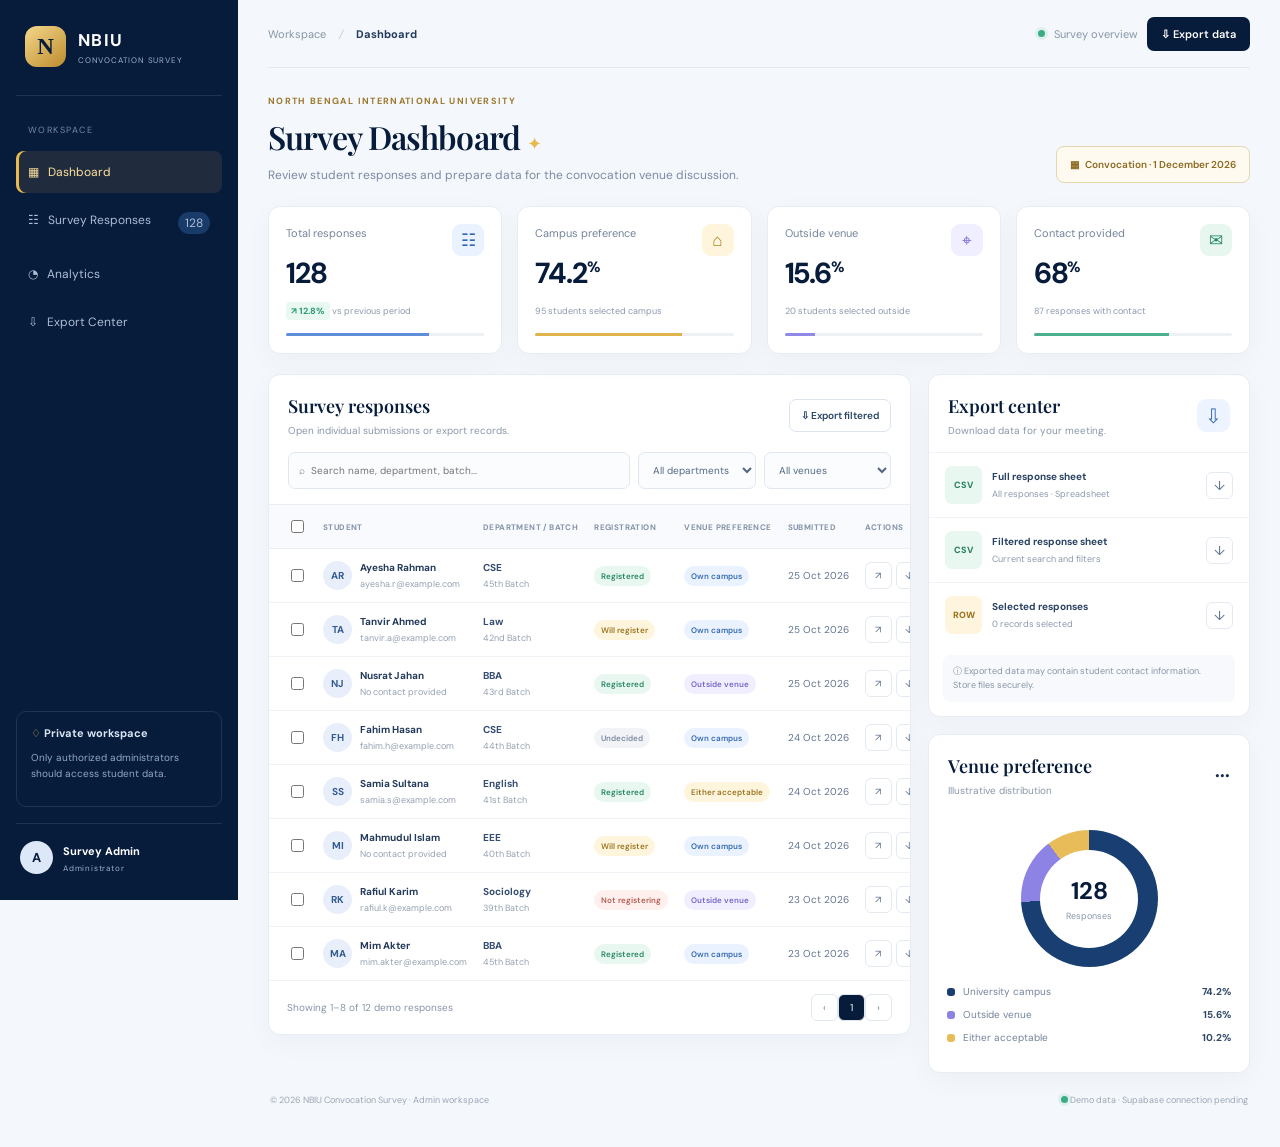
<file: _backup_before_nbiu_patch/index.html>
<!DOCTYPE html>
<html lang="en"><head><meta charset="UTF-8"><meta name="viewport" content="width=device-width,initial-scale=1"><title>NBIU Admin Dashboard</title><link rel="stylesheet" href="admin.css"></head>
<body>
<aside class="sidebar" id="sidebar"><a class="brand"><span class="mark">N</span><span><b>NBIU</b><small>CONVOCATION SURVEY</small></span></a><p class="nav-label">WORKSPACE</p><a class="nav active" href="#dashboard">▦ &nbsp; Dashboard</a><a class="nav" href="#responses">☷ &nbsp; Survey Responses <span class="count">128</span></a><a class="nav" href="#analytics">◔ &nbsp; Analytics</a><a class="nav" href="#exports">⇩ &nbsp; Export Center</a><div class="side-bottom"><div class="secure">♢ <b>Private workspace</b><p>Only authorized administrators should access student data.</p></div><div class="user"><span class="avatar">A</span><span><b>Survey Admin</b><small>Administrator</small></span></div></div></aside>
<main class="main" id="dashboard"><header class="topbar"><button class="menu" id="menu">☰</button><span>Workspace <i>/</i> <b>Dashboard</b></span><div class="top-right"><span class="live"></span> Survey overview <button class="primary" id="exportTop">⇩ Export data</button></div></header>
<section class="page-title"><div><p class="eyebrow">NORTH BENGAL INTERNATIONAL UNIVERSITY</p><h1>Survey Dashboard <em>✦</em></h1><p class="muted">Review student responses and prepare data for the convocation venue discussion.</p></div><div class="date">▦ &nbsp; Convocation · 1 December 2026</div></section>
<section class="stats"><article><label>Total responses</label><span class="ico blue">☷</span><strong id="total">128</strong><small><b class="green">↗ 12.8%</b> vs previous period</small><div class="bar"><i style="width:72%"></i></div></article><article><label>Campus preference</label><span class="ico gold">⌂</span><strong>74.2<sup>%</sup></strong><small>95 students selected campus</small><div class="bar goldbar"><i style="width:74.2%"></i></div></article><article><label>Outside venue</label><span class="ico violet">⌖</span><strong>15.6<sup>%</sup></strong><small>20 students selected outside</small><div class="bar purplebar"><i style="width:15.6%"></i></div></article><article><label>Contact provided</label><span class="ico greenbg">✉</span><strong>68<sup>%</sup></strong><small>87 responses with contact</small><div class="bar greenbar"><i style="width:68%"></i></div></article></section>
<section class="layout"><article class="panel responses" id="responses"><div class="panel-head"><div><h2>Survey responses</h2><p>Open individual submissions or export records.</p></div><button class="outline" id="exportFiltered">⇩ Export filtered</button></div><div class="filters"><input id="search" placeholder="⌕  Search name, department, batch..."><select id="dept"><option value="">All departments</option><option>CSE</option><option>Law</option><option>BBA</option><option>English</option><option>EEE</option><option>Sociology</option></select><select id="venue"><option value="">All venues</option><option value="campus">Own campus</option><option value="outside">Outside venue</option><option value="either">Either acceptable</option></select></div><div class="table-wrap"><table><thead><tr><th><input type="checkbox" id="all"></th><th>STUDENT</th><th>DEPARTMENT / BATCH</th><th>REGISTRATION</th><th>VENUE PREFERENCE</th><th>SUBMITTED</th><th>ACTIONS</th></tr></thead><tbody id="rows"></tbody></table><p class="empty" id="empty" hidden>No matching responses.</p></div><div class="table-foot"><span id="showing">Showing 1–8 of 128 responses</span><div><button id="prev">‹</button><button class="current" id="page">1</button><button id="next">›</button></div></div></article>
<aside class="right"><article class="panel" id="exports"><div class="panel-head"><div><h2>Export center</h2><p>Download data for your meeting.</p></div><span class="export-ico">⇩</span></div><div class="export-row"><span class="file">CSV</span><div><b>Full response sheet</b><small>All responses · Spreadsheet</small></div><button class="download" id="allDownload" title="Download all">↓</button></div><div class="export-row"><span class="file">CSV</span><div><b>Filtered response sheet</b><small>Current search and filters</small></div><button class="download" id="filteredDownload" title="Download filtered">↓</button></div><div class="export-row"><span class="file selectedfile">ROW</span><div><b>Selected responses</b><small><span id="selected">0</span> records selected</small></div><button class="download" id="selectedDownload" title="Download selected">↓</button></div><p class="note">ⓘ Exported data may contain student contact information. Store files securely.</p></article>
<article class="panel" id="analytics"><div class="panel-head"><div><h2>Venue preference</h2><p>Illustrative distribution</p></div><span>•••</span></div><div class="donut"><div><b>128</b><small>Responses</small></div></div><div class="legend"><p><i class="dot campusdot"></i> University campus <b>74.2%</b></p><p><i class="dot outdot"></i> Outside venue <b>15.6%</b></p><p><i class="dot eitherdot"></i> Either acceptable <b>10.2%</b></p></div></article></aside></section>
<footer>© 2026 NBIU Convocation Survey · Admin workspace <span><i class="live"></i> Demo data · Supabase connection pending</span></footer></main>
<div class="backdrop" id="modal" hidden><section class="dialog"><div class="dialog-head"><div><p class="eyebrow">RESPONSE DETAILS</p><h2>Student submission</h2></div><button id="close" class="x">×</button></div><div class="detail-grid" id="detail"></div><div class="dialog-actions"><button class="outline" id="singleModal">⇩ Download this response</button><button class="primary" id="done">Done</button></div></section></div><div class="toast" id="toast"></div><script src="admin.js"></script></body></html>
</file>
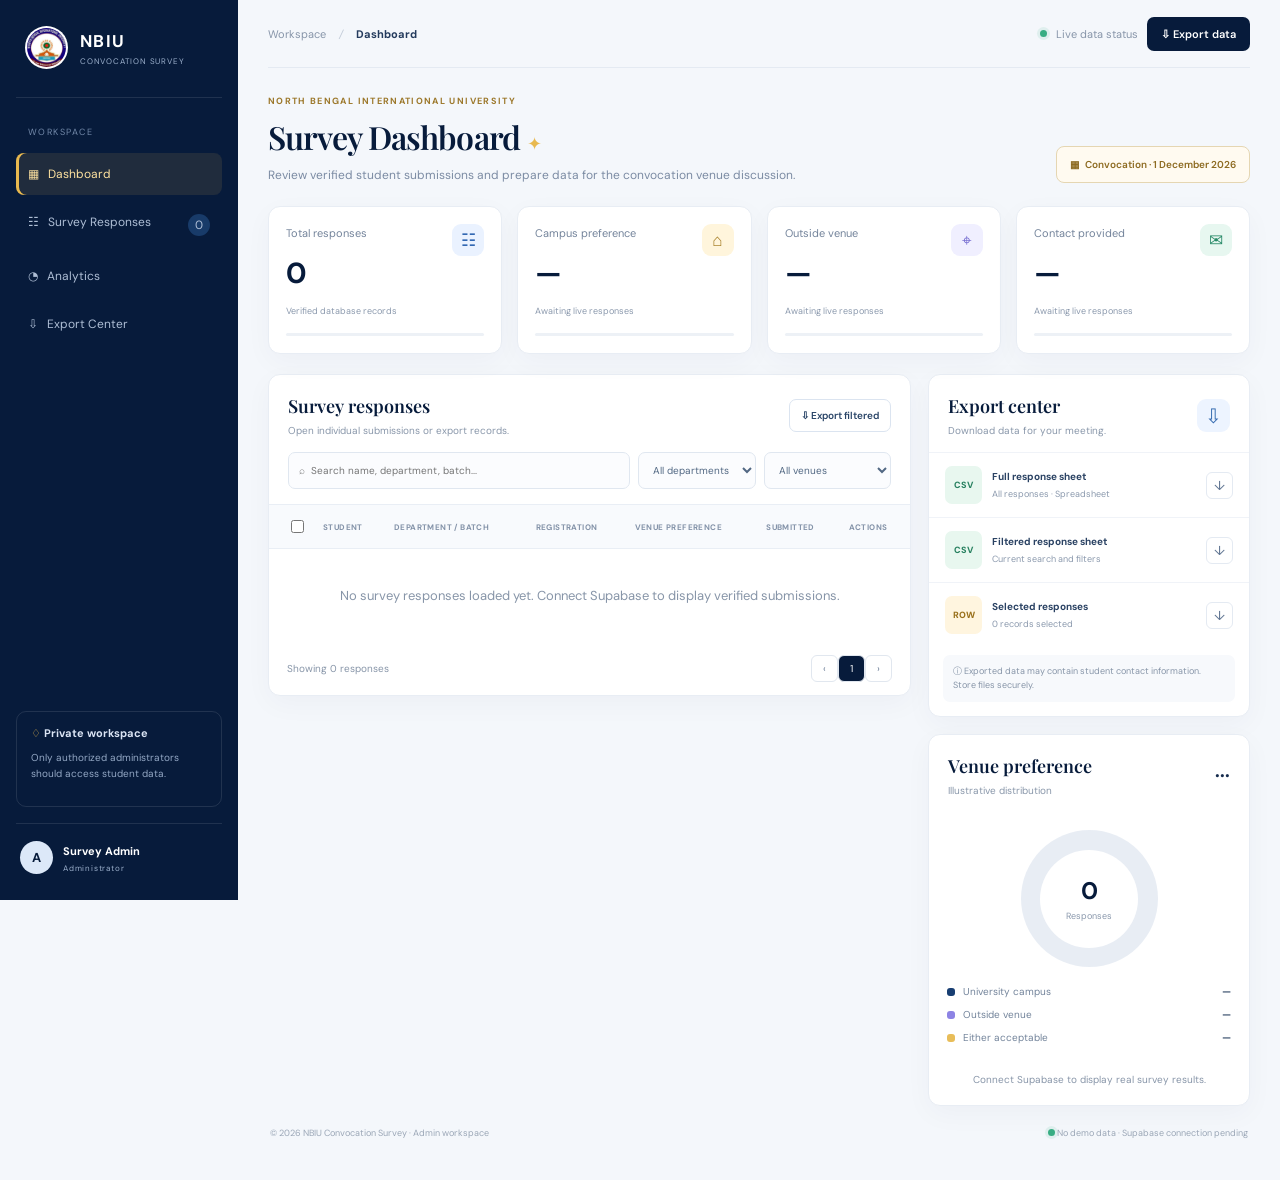
<file: _backup_before_patch/index.html>
<!DOCTYPE html>
<html lang="en"><head><meta charset="UTF-8"><meta name="viewport" content="width=device-width,initial-scale=1"><title>NBIU Admin Dashboard</title><link rel="stylesheet" href="admin.css"></head>
<body>
<aside class="sidebar" id="sidebar"><a class="brand"><img class="brand-logo" src="nbiu-logo.jpg" alt="North Bengal International University logo"><span><b>NBIU</b><small>CONVOCATION SURVEY</small></span></a><p class="nav-label">WORKSPACE</p><a class="nav active" href="#dashboard">▦ &nbsp; Dashboard</a><a class="nav" href="#responses">☷ &nbsp; Survey Responses <span class="count" id="navCount">0</span></a><a class="nav" href="#analytics">◔ &nbsp; Analytics</a><a class="nav" href="#exports">⇩ &nbsp; Export Center</a><div class="side-bottom"><div class="secure">♢ <b>Private workspace</b><p>Only authorized administrators should access student data.</p></div><div class="user"><span class="avatar">A</span><span><b>Survey Admin</b><small>Administrator</small></span></div></div></aside>
<main class="main" id="dashboard"><header class="topbar"><button class="menu" id="menu">☰</button><span>Workspace <i>/</i> <b>Dashboard</b></span><div class="top-right"><span class="live"></span> Live data status <button class="primary" id="exportTop">⇩ Export data</button></div></header>
<section class="page-title"><div><p class="eyebrow">NORTH BENGAL INTERNATIONAL UNIVERSITY</p><h1>Survey Dashboard <em>✦</em></h1><p class="muted">Review verified student submissions and prepare data for the convocation venue discussion.</p></div><div class="date">▦ &nbsp; Convocation · 1 December 2026</div></section>
<section class="stats">
<article><label>Total responses</label><span class="ico blue">☷</span><strong id="statTotal">0</strong><small>Verified database records</small><div class="bar"><i id="barTotal" style="width:0%"></i></div></article>
<article><label>Campus preference</label><span class="ico gold">⌂</span><strong id="statCampus">—</strong><small id="statCampusNote">Awaiting live responses</small><div class="bar goldbar"><i id="barCampus" style="width:0%"></i></div></article>
<article><label>Outside venue</label><span class="ico violet">⌖</span><strong id="statOutside">—</strong><small id="statOutsideNote">Awaiting live responses</small><div class="bar purplebar"><i id="barOutside" style="width:0%"></i></div></article>
<article><label>Contact provided</label><span class="ico greenbg">✉</span><strong id="statContact">—</strong><small id="statContactNote">Awaiting live responses</small><div class="bar greenbar"><i id="barContact" style="width:0%"></i></div></article>
</section>
<section class="layout"><article class="panel responses" id="responses"><div class="panel-head"><div><h2>Survey responses</h2><p>Open individual submissions or export records.</p></div><button class="outline" id="exportFiltered">⇩ Export filtered</button></div><div class="filters"><input id="search" placeholder="⌕  Search name, department, batch..."><select id="dept"><option value="">All departments</option><option>CSE</option><option>Law</option><option>BBA</option><option>English</option><option>EEE</option><option>Sociology</option></select><select id="venue"><option value="">All venues</option><option value="campus">Own campus</option><option value="outside">Outside venue</option><option value="either">Either acceptable</option></select></div><div class="table-wrap"><table><thead><tr><th><input type="checkbox" id="all"></th><th>STUDENT</th><th>DEPARTMENT / BATCH</th><th>REGISTRATION</th><th>VENUE PREFERENCE</th><th>SUBMITTED</th><th>ACTIONS</th></tr></thead><tbody id="rows"></tbody></table><p class="empty" id="empty" hidden>No matching responses.</p></div><div class="table-foot"><span id="showing">Showing 1–8 of 128 responses</span><div><button id="prev">‹</button><button class="current" id="page">1</button><button id="next">›</button></div></div></article>
<aside class="right"><article class="panel" id="exports"><div class="panel-head"><div><h2>Export center</h2><p>Download data for your meeting.</p></div><span class="export-ico">⇩</span></div><div class="export-row"><span class="file">CSV</span><div><b>Full response sheet</b><small>All responses · Spreadsheet</small></div><button class="download" id="allDownload" title="Download all">↓</button></div><div class="export-row"><span class="file">CSV</span><div><b>Filtered response sheet</b><small>Current search and filters</small></div><button class="download" id="filteredDownload" title="Download filtered">↓</button></div><div class="export-row"><span class="file selectedfile">ROW</span><div><b>Selected responses</b><small><span id="selected">0</span> records selected</small></div><button class="download" id="selectedDownload" title="Download selected">↓</button></div><p class="note">ⓘ Exported data may contain student contact information. Store files securely.</p></article>
<article class="panel" id="analytics"><div class="panel-head"><div><h2>Venue preference</h2><p>Illustrative distribution</p></div><span>•••</span></div><div class="donut donut-empty"><div><b id="chartTotal">0</b><small>Responses</small></div></div><div class="legend"><p><i class="dot campusdot"></i> University campus <b id="legendCampus">—</b></p><p><i class="dot outdot"></i> Outside venue <b id="legendOutside">—</b></p><p><i class="dot eitherdot"></i> Either acceptable <b id="legendEither">—</b></p></div><p class="chart-note" id="chartNote">Connect Supabase to display real survey results.</p></article></aside></section>
<footer>© 2026 NBIU Convocation Survey · Admin workspace <span><i class="live"></i> No demo data · Supabase connection pending</span></footer></main>
<div class="backdrop" id="modal" hidden><section class="dialog"><div class="dialog-head"><div><p class="eyebrow">RESPONSE DETAILS</p><h2>Student submission</h2></div><button id="close" class="x">×</button></div><div class="detail-grid" id="detail"></div><div class="dialog-actions"><button class="outline" id="singleModal">⇩ Download this response</button><button class="primary" id="done">Done</button></div></section></div><div class="toast" id="toast"></div><script src="admin.js"></script></body></html>
</file>
<file: _backup_before_nbiu_patch/admin.css>
@import url('https://fonts.googleapis.com/css2?family=DM+Sans:wght@400;500;600;700&family=Playfair+Display:wght@500;600;700&display=swap');
:root{--navy:#071b3b;--navy2:#0b2d5c;--gold:#e8b94f;--ink:#152b4d;--muted:#7b8ba3;--line:#e4eaf2;--bg:#f4f7fb}*{box-sizing:border-box}body{margin:0;background:var(--bg);color:var(--ink);font:13px 'DM Sans',sans-serif}button,input,select{font:inherit}button{cursor:pointer}.sidebar{position:fixed;inset:0 auto 0 0;width:238px;background:var(--navy);color:#dbe5f5;padding:26px 16px;display:flex;flex-direction:column;z-index:5}.brand{display:flex;gap:12px;align-items:center;padding:0 9px 28px;border-bottom:1px solid #ffffff1a}.mark{width:41px;height:41px;border-radius:12px;background:linear-gradient(140deg,#f4d78b,#bd8c2e);display:grid;place-items:center;color:#071b3b;font:700 23px Georgia}.brand b{display:block;color:white;font-size:17px;letter-spacing:.08em}.brand small,.user small{display:block;color:#9cb0cc;font-size:8px;letter-spacing:.1em;margin-top:4px}.nav-label{font-size:9px;letter-spacing:.16em;color:#7389a9;margin:28px 12px 12px}.nav{padding:13px 12px;border-radius:8px;color:#aebed5;text-decoration:none;font-size:12px;margin:3px 0}.nav.active,.nav:hover{background:#e8b94f1c;color:#ffe3a0;box-shadow:inset 3px 0 var(--gold)}.count{float:right;background:#183b69;padding:3px 7px;border-radius:20px}.side-bottom{margin-top:auto}.secure{padding:14px;border:1px solid #ffffff1b;border-radius:10px;font-size:11px}.secure:first-letter{color:var(--gold)}.secure p{font-size:10px;color:#94a8c5;line-height:1.6}.user{border-top:1px solid #ffffff1a;margin-top:16px;padding:17px 4px 0;display:flex;align-items:center;gap:10px}.avatar{width:33px;height:33px;border-radius:50%;background:#dce8f8;color:var(--navy);display:grid;place-items:center;font-weight:700}.user b{font-size:11px;color:white}.main{margin-left:238px;padding:0 30px 20px;max-width:1700px}.topbar{height:68px;border-bottom:1px solid var(--line);display:flex;align-items:center;justify-content:space-between;color:#8795a9;font-size:11px}.topbar i{padding:0 10px;color:#c1cad7}.topbar b{color:#243b5d}.top-right{display:flex;align-items:center;gap:9px}.live{display:inline-block;width:7px;height:7px;border-radius:50%;background:#38ad83;box-shadow:0 0 0 3px #38ad831c}.primary{background:var(--navy);color:white;border:0;border-radius:7px;padding:10px 14px;font-size:11px;font-weight:600}.primary:hover{background:#16447d}.menu{display:none}.page-title{display:flex;justify-content:space-between;align-items:flex-end;padding:27px 0 23px;gap:18px}.eyebrow{font-size:9px;letter-spacing:.15em;color:#9c782b;font-weight:700;margin:0 0 8px}.page-title h1{font:600 32px 'Playfair Display',serif;color:var(--navy);margin:0;letter-spacing:-.03em}.page-title h1 em{font:18px sans-serif;color:var(--gold)}.muted{color:var(--muted);font-size:12px;margin:9px 0 0}.date{white-space:nowrap;border:1px solid #e5d6b2;background:#fffaf0;color:#8d6a20;padding:11px 13px;border-radius:8px;font-size:10px;font-weight:600}.stats{display:grid;grid-template-columns:repeat(4,minmax(0,1fr));gap:15px;margin-bottom:20px}.stats article,.panel{background:white;border:1px solid #e8edf4;border-radius:12px;box-shadow:0 8px 28px #122a4e09}.stats article{padding:17px;position:relative;min-width:0}.stats label{font-size:11px;color:#74849b}.ico{float:right;width:32px;height:32px;border-radius:9px;display:grid;place-items:center;font-size:17px}.blue{background:#eaf2ff;color:#3268b3}.gold{background:#fff5dc;color:#a47b21}.violet{background:#f0efff;color:#736bd0}.greenbg{background:#e7f7f0;color:#278967}.stats strong{display:block;font-size:29px;color:var(--navy);margin:13px 0 9px;letter-spacing:-.04em}.stats sup{font-size:15px}.stats small{font-size:9px;color:#8b99ad}.green{color:#2c9a74;background:#e9f8f1;padding:3px 5px;border-radius:4px}.bar{height:3px;background:#edf1f6;margin-top:15px;border-radius:3px;overflow:hidden}.bar i{display:block;height:100%;background:#5e8ed7}.goldbar i{background:#dfb44c}.purplebar i{background:#9189e8}.greenbar i{background:#4bb18d}.layout{display:grid;grid-template-columns:minmax(0,1.7fr) minmax(280px,.85fr);gap:17px;align-items:start}.panel{overflow:hidden;min-width:0}.panel-head{display:flex;justify-content:space-between;align-items:center;gap:12px;padding:19px 19px 15px}.panel-head h2,.dialog h2{font:600 18px 'Playfair Display',serif;color:var(--navy);margin:0}.panel-head p{font-size:10px;color:#8997aa;margin:6px 0 0}.outline{background:white;border:1px solid #dbe4f0;color:#294467;border-radius:7px;padding:9px 11px;font-size:10px;font-weight:600;white-space:nowrap}.outline:hover{border-color:#c49a3c}.filters{display:flex;gap:8px;padding:0 19px 15px}.filters input,.filters select{border:1px solid #e0e7f0;background:#fbfcfe;border-radius:7px;padding:10px;color:#526883;font-size:10px;min-width:0}.filters input{flex:1;width:100%}.filters select{max-width:140px}table{border-collapse:collapse;width:100%;white-space:nowrap}thead{background:#f8fafd}th{font-size:8px;letter-spacing:.05em;color:#8392a8;text-align:left;padding:12px 8px;border-block:1px solid #e9eef5}td{padding:12px 8px;border-bottom:1px solid #f0f3f8;color:#61738e;font-size:10px}th:first-child,td:first-child{padding-left:18px;width:30px}input[type=checkbox]{accent-color:#173d70}.table-wrap{overflow-x:auto}tbody tr:hover{background:#fbfcff}.student{display:flex;align-items:center;gap:8px}.student-avatar{width:29px;height:29px;border-radius:50%;display:grid;place-items:center;background:#e8effa;color:#315b91;font-weight:700}.student b{display:block;color:#243b5c;font-size:10px}.student small,.batch{display:block;color:#94a0b1;font-size:9px;margin-top:4px}.dept-name{font-weight:700;color:#344d70}.pill{display:inline-block;border-radius:20px;padding:5px 7px;font-size:8px;font-weight:600}.registered{background:#e8f7f0;color:#288763}.will{background:#fff5dc;color:#9b7423}.undecided{background:#f1f3f7;color:#7c8ba1}.no{background:#fff0ee;color:#b45c51}.campus{background:#eaf2ff;color:#356bb0}.outside{background:#f1efff;color:#7467c8}.either{background:#fff5dc;color:#9b7423}.actions{display:flex;gap:4px}.iconbtn,.download{width:27px;height:27px;border:1px solid #e4eaf2;border-radius:6px;background:white;color:#607592;display:grid;place-items:center}.iconbtn:hover,.download:hover{background:var(--navy);color:white}.table-foot{display:flex;justify-content:space-between;align-items:center;padding:13px 18px;color:#8795a8;font-size:10px}.table-foot button{min-width:27px;height:27px;border:1px solid #e1e7ef;background:white;border-radius:6px;color:#647792}.table-foot .current{background:var(--navy);color:white}.empty{text-align:center;color:#8795a8;padding:25px}.right{display:grid;gap:17px}.export-ico{width:33px;height:33px;border-radius:9px;background:#edf4ff;color:#356bb0;display:grid;place-items:center;font-size:20px}.export-row{display:flex;align-items:center;gap:10px;padding:13px 16px;border-top:1px solid #f0f3f8}.file{width:37px;height:38px;border-radius:7px;background:#e8f7ef;color:#27805f;display:grid;place-items:center;font-size:9px;font-weight:800}.selectedfile{background:#fff5df;color:#99701b}.export-row div{flex:1;min-width:0}.export-row b{display:block;font-size:10px;color:#2a4263}.export-row small{display:block;font-size:9px;color:#8b99ad;margin-top:5px}.note{margin:8px 14px 14px;padding:10px;background:#f7f9fc;border-radius:7px;color:#8795a8;font-size:9px;line-height:1.5}.donut{width:137px;height:137px;border-radius:50%;margin:18px auto;background:conic-gradient(#183e72 0 74.2%,#8d83e4 74.2% 89.8%,#e8bd59 89.8%);display:grid;place-items:center;position:relative}.donut:before{content:'';position:absolute;width:98px;height:98px;background:white;border-radius:50%}.donut div{position:relative;text-align:center}.donut b{display:block;font-size:24px;color:var(--navy)}.donut small{font-size:9px;color:#8a98ac}.legend{padding:0 18px 18px}.legend p{display:flex;align-items:center;gap:8px;font-size:10px;color:#72839a}.legend b{margin-left:auto;color:#304867}.dot{width:8px;height:8px;border-radius:3px;display:inline-block}.campusdot{background:#183e72}.outdot{background:#8d83e4}.eitherdot{background:#e8bd59}footer{display:flex;justify-content:space-between;gap:12px;color:#9aa6b6;font-size:9px;padding:21px 2px}.backdrop{position:fixed;inset:0;background:#04112799;z-index:20;display:grid;place-items:center;padding:20px;backdrop-filter:blur(4px)}.backdrop[hidden]{display:none}.dialog{width:min(600px,100%);max-height:90vh;overflow:auto;background:white;border-radius:14px;padding:24px;box-shadow:0 25px 80px #0003}.dialog-head{display:flex;justify-content:space-between;border-bottom:1px solid var(--line);padding-bottom:17px}.dialog h2{font-size:24px}.x{width:32px;height:32px;border:0;background:#f1f4f8;border-radius:8px;font-size:22px;color:#506582}.detail-grid{display:grid;grid-template-columns:1fr 1fr;gap:18px;padding:22px 0}.detail-item label{display:block;color:#8b99ad;font-size:9px;text-transform:uppercase;letter-spacing:.08em;margin-bottom:6px}.detail-item p{margin:0;color:#253e61;font-size:12px;overflow-wrap:anywhere}.detail-item.full{grid-column:1/-1}.dialog-actions{display:flex;justify-content:flex-end;gap:9px;border-top:1px solid var(--line);padding-top:17px}.toast{position:fixed;bottom:22px;right:22px;background:var(--navy);color:white;padding:13px 17px;border-radius:8px;z-index:50;font-size:11px;opacity:0;transform:translateY(8px);transition:.2s;pointer-events:none}.toast.show{opacity:1;transform:translateY(0)}
@media(max-width:1200px){.main{padding-inline:20px}.stats{grid-template-columns:repeat(2,1fr)}.layout{grid-template-columns:1fr}.right{grid-template-columns:1fr 1fr}}
@media(max-width:800px){.sidebar{transform:translateX(-100%);transition:.2s}.sidebar.open{transform:translateX(0);box-shadow:10px 0 30px #0003}.main{margin-left:0;padding-inline:16px}.menu{display:block;border:0;background:none;font-size:20px;color:var(--navy)}.topbar{justify-content:flex-start;gap:12px}.top-right{margin-left:auto}.page-title{align-items:flex-start;flex-direction:column}.right{grid-template-columns:1fr}}
@media(max-width:560px){.main{padding-inline:10px}.topbar{height:60px}.top-right{font-size:0}.primary{font-size:10px;padding:9px}.page-title h1{font-size:27px}.date{font-size:9px}.stats{gap:8px}.stats article{padding:12px}.stats strong{font-size:25px}.stats small{line-height:1.5}.panel-head{padding:15px 12px}.filters{padding:0 12px 12px;flex-wrap:wrap}.filters input{flex-basis:100%}.filters select{flex:1;max-width:none}table{min-width:780px}.table-foot{padding:12px}.detail-grid{grid-template-columns:1fr}.detail-item.full{grid-column:auto}.dialog{padding:17px}.dialog-actions{flex-direction:column-reverse}.dialog-actions button{width:100%}footer{flex-direction:column;line-height:1.5}}
</file>
<file: _backup_before_patch/admin.css>
@import url('https://fonts.googleapis.com/css2?family=DM+Sans:wght@400;500;600;700&family=Playfair+Display:wght@500;600;700&display=swap');
:root{--navy:#071b3b;--navy2:#0b2d5c;--gold:#e8b94f;--ink:#152b4d;--muted:#7b8ba3;--line:#e4eaf2;--bg:#f4f7fb}*{box-sizing:border-box}body{margin:0;background:var(--bg);color:var(--ink);font:13px 'DM Sans',sans-serif}button,input,select{font:inherit}button{cursor:pointer}.sidebar{position:fixed;inset:0 auto 0 0;width:238px;background:var(--navy);color:#dbe5f5;padding:26px 16px;display:flex;flex-direction:column;z-index:5}.brand{display:flex;gap:12px;align-items:center;padding:0 9px 28px;border-bottom:1px solid #ffffff1a}.mark{width:41px;height:41px;border-radius:12px;background:linear-gradient(140deg,#f4d78b,#bd8c2e);display:grid;place-items:center;color:#071b3b;font:700 23px Georgia}.brand b{display:block;color:white;font-size:17px;letter-spacing:.08em}.brand small,.user small{display:block;color:#9cb0cc;font-size:8px;letter-spacing:.1em;margin-top:4px}.nav-label{font-size:9px;letter-spacing:.16em;color:#7389a9;margin:28px 12px 12px}.nav{padding:13px 12px;border-radius:8px;color:#aebed5;text-decoration:none;font-size:12px;margin:3px 0}.nav.active,.nav:hover{background:#e8b94f1c;color:#ffe3a0;box-shadow:inset 3px 0 var(--gold)}.count{float:right;background:#183b69;padding:3px 7px;border-radius:20px}.side-bottom{margin-top:auto}.secure{padding:14px;border:1px solid #ffffff1b;border-radius:10px;font-size:11px}.secure:first-letter{color:var(--gold)}.secure p{font-size:10px;color:#94a8c5;line-height:1.6}.user{border-top:1px solid #ffffff1a;margin-top:16px;padding:17px 4px 0;display:flex;align-items:center;gap:10px}.avatar{width:33px;height:33px;border-radius:50%;background:#dce8f8;color:var(--navy);display:grid;place-items:center;font-weight:700}.user b{font-size:11px;color:white}.main{margin-left:238px;padding:0 30px 20px;max-width:1700px}.topbar{height:68px;border-bottom:1px solid var(--line);display:flex;align-items:center;justify-content:space-between;color:#8795a9;font-size:11px}.topbar i{padding:0 10px;color:#c1cad7}.topbar b{color:#243b5d}.top-right{display:flex;align-items:center;gap:9px}.live{display:inline-block;width:7px;height:7px;border-radius:50%;background:#38ad83;box-shadow:0 0 0 3px #38ad831c}.primary{background:var(--navy);color:white;border:0;border-radius:7px;padding:10px 14px;font-size:11px;font-weight:600}.primary:hover{background:#16447d}.menu{display:none}.page-title{display:flex;justify-content:space-between;align-items:flex-end;padding:27px 0 23px;gap:18px}.eyebrow{font-size:9px;letter-spacing:.15em;color:#9c782b;font-weight:700;margin:0 0 8px}.page-title h1{font:600 32px 'Playfair Display',serif;color:var(--navy);margin:0;letter-spacing:-.03em}.page-title h1 em{font:18px sans-serif;color:var(--gold)}.muted{color:var(--muted);font-size:12px;margin:9px 0 0}.date{white-space:nowrap;border:1px solid #e5d6b2;background:#fffaf0;color:#8d6a20;padding:11px 13px;border-radius:8px;font-size:10px;font-weight:600}.stats{display:grid;grid-template-columns:repeat(4,minmax(0,1fr));gap:15px;margin-bottom:20px}.stats article,.panel{background:white;border:1px solid #e8edf4;border-radius:12px;box-shadow:0 8px 28px #122a4e09}.stats article{padding:17px;position:relative;min-width:0}.stats label{font-size:11px;color:#74849b}.ico{float:right;width:32px;height:32px;border-radius:9px;display:grid;place-items:center;font-size:17px}.blue{background:#eaf2ff;color:#3268b3}.gold{background:#fff5dc;color:#a47b21}.violet{background:#f0efff;color:#736bd0}.greenbg{background:#e7f7f0;color:#278967}.stats strong{display:block;font-size:29px;color:var(--navy);margin:13px 0 9px;letter-spacing:-.04em}.stats sup{font-size:15px}.stats small{font-size:9px;color:#8b99ad}.green{color:#2c9a74;background:#e9f8f1;padding:3px 5px;border-radius:4px}.bar{height:3px;background:#edf1f6;margin-top:15px;border-radius:3px;overflow:hidden}.bar i{display:block;height:100%;background:#5e8ed7}.goldbar i{background:#dfb44c}.purplebar i{background:#9189e8}.greenbar i{background:#4bb18d}.layout{display:grid;grid-template-columns:minmax(0,1.7fr) minmax(280px,.85fr);gap:17px;align-items:start}.panel{overflow:hidden;min-width:0}.panel-head{display:flex;justify-content:space-between;align-items:center;gap:12px;padding:19px 19px 15px}.panel-head h2,.dialog h2{font:600 18px 'Playfair Display',serif;color:var(--navy);margin:0}.panel-head p{font-size:10px;color:#8997aa;margin:6px 0 0}.outline{background:white;border:1px solid #dbe4f0;color:#294467;border-radius:7px;padding:9px 11px;font-size:10px;font-weight:600;white-space:nowrap}.outline:hover{border-color:#c49a3c}.filters{display:flex;gap:8px;padding:0 19px 15px}.filters input,.filters select{border:1px solid #e0e7f0;background:#fbfcfe;border-radius:7px;padding:10px;color:#526883;font-size:10px;min-width:0}.filters input{flex:1;width:100%}.filters select{max-width:140px}table{border-collapse:collapse;width:100%;white-space:nowrap}thead{background:#f8fafd}th{font-size:8px;letter-spacing:.05em;color:#8392a8;text-align:left;padding:12px 8px;border-block:1px solid #e9eef5}td{padding:12px 8px;border-bottom:1px solid #f0f3f8;color:#61738e;font-size:10px}th:first-child,td:first-child{padding-left:18px;width:30px}input[type=checkbox]{accent-color:#173d70}.table-wrap{overflow-x:auto}tbody tr:hover{background:#fbfcff}.student{display:flex;align-items:center;gap:8px}.student-avatar{width:29px;height:29px;border-radius:50%;display:grid;place-items:center;background:#e8effa;color:#315b91;font-weight:700}.student b{display:block;color:#243b5c;font-size:10px}.student small,.batch{display:block;color:#94a0b1;font-size:9px;margin-top:4px}.dept-name{font-weight:700;color:#344d70}.pill{display:inline-block;border-radius:20px;padding:5px 7px;font-size:8px;font-weight:600}.registered{background:#e8f7f0;color:#288763}.will{background:#fff5dc;color:#9b7423}.undecided{background:#f1f3f7;color:#7c8ba1}.no{background:#fff0ee;color:#b45c51}.campus{background:#eaf2ff;color:#356bb0}.outside{background:#f1efff;color:#7467c8}.either{background:#fff5dc;color:#9b7423}.actions{display:flex;gap:4px}.iconbtn,.download{width:27px;height:27px;border:1px solid #e4eaf2;border-radius:6px;background:white;color:#607592;display:grid;place-items:center}.iconbtn:hover,.download:hover{background:var(--navy);color:white}.table-foot{display:flex;justify-content:space-between;align-items:center;padding:13px 18px;color:#8795a8;font-size:10px}.table-foot button{min-width:27px;height:27px;border:1px solid #e1e7ef;background:white;border-radius:6px;color:#647792}.table-foot .current{background:var(--navy);color:white}.empty{text-align:center;color:#8795a8;padding:25px}.right{display:grid;gap:17px}.export-ico{width:33px;height:33px;border-radius:9px;background:#edf4ff;color:#356bb0;display:grid;place-items:center;font-size:20px}.export-row{display:flex;align-items:center;gap:10px;padding:13px 16px;border-top:1px solid #f0f3f8}.file{width:37px;height:38px;border-radius:7px;background:#e8f7ef;color:#27805f;display:grid;place-items:center;font-size:9px;font-weight:800}.selectedfile{background:#fff5df;color:#99701b}.export-row div{flex:1;min-width:0}.export-row b{display:block;font-size:10px;color:#2a4263}.export-row small{display:block;font-size:9px;color:#8b99ad;margin-top:5px}.note{margin:8px 14px 14px;padding:10px;background:#f7f9fc;border-radius:7px;color:#8795a8;font-size:9px;line-height:1.5}.donut{width:137px;height:137px;border-radius:50%;margin:18px auto;background:conic-gradient(#183e72 0 74.2%,#8d83e4 74.2% 89.8%,#e8bd59 89.8%);display:grid;place-items:center;position:relative}.donut:before{content:'';position:absolute;width:98px;height:98px;background:white;border-radius:50%}.donut div{position:relative;text-align:center}.donut b{display:block;font-size:24px;color:var(--navy)}.donut small{font-size:9px;color:#8a98ac}.legend{padding:0 18px 18px}.legend p{display:flex;align-items:center;gap:8px;font-size:10px;color:#72839a}.legend b{margin-left:auto;color:#304867}.dot{width:8px;height:8px;border-radius:3px;display:inline-block}.campusdot{background:#183e72}.outdot{background:#8d83e4}.eitherdot{background:#e8bd59}footer{display:flex;justify-content:space-between;gap:12px;color:#9aa6b6;font-size:9px;padding:21px 2px}.backdrop{position:fixed;inset:0;background:#04112799;z-index:20;display:grid;place-items:center;padding:20px;backdrop-filter:blur(4px)}.backdrop[hidden]{display:none}.dialog{width:min(600px,100%);max-height:90vh;overflow:auto;background:white;border-radius:14px;padding:24px;box-shadow:0 25px 80px #0003}.dialog-head{display:flex;justify-content:space-between;border-bottom:1px solid var(--line);padding-bottom:17px}.dialog h2{font-size:24px}.x{width:32px;height:32px;border:0;background:#f1f4f8;border-radius:8px;font-size:22px;color:#506582}.detail-grid{display:grid;grid-template-columns:1fr 1fr;gap:18px;padding:22px 0}.detail-item label{display:block;color:#8b99ad;font-size:9px;text-transform:uppercase;letter-spacing:.08em;margin-bottom:6px}.detail-item p{margin:0;color:#253e61;font-size:12px;overflow-wrap:anywhere}.detail-item.full{grid-column:1/-1}.dialog-actions{display:flex;justify-content:flex-end;gap:9px;border-top:1px solid var(--line);padding-top:17px}.toast{position:fixed;bottom:22px;right:22px;background:var(--navy);color:white;padding:13px 17px;border-radius:8px;z-index:50;font-size:11px;opacity:0;transform:translateY(8px);transition:.2s;pointer-events:none}.toast.show{opacity:1;transform:translateY(0)}
@media(max-width:1200px){.main{padding-inline:20px}.stats{grid-template-columns:repeat(2,1fr)}.layout{grid-template-columns:1fr}.right{grid-template-columns:1fr 1fr}}
@media(max-width:800px){.sidebar{transform:translateX(-100%);transition:.2s}.sidebar.open{transform:translateX(0);box-shadow:10px 0 30px #0003}.main{margin-left:0;padding-inline:16px}.menu{display:block;border:0;background:none;font-size:20px;color:var(--navy)}.topbar{justify-content:flex-start;gap:12px}.top-right{margin-left:auto}.page-title{align-items:flex-start;flex-direction:column}.right{grid-template-columns:1fr}}
@media(max-width:560px){.main{padding-inline:10px}.topbar{height:60px}.top-right{font-size:0}.primary{font-size:10px;padding:9px}.page-title h1{font-size:27px}.date{font-size:9px}.stats{gap:8px}.stats article{padding:12px}.stats strong{font-size:25px}.stats small{line-height:1.5}.panel-head{padding:15px 12px}.filters{padding:0 12px 12px;flex-wrap:wrap}.filters input{flex-basis:100%}.filters select{flex:1;max-width:none}table{min-width:780px}.table-foot{padding:12px}.detail-grid{grid-template-columns:1fr}.detail-item.full{grid-column:auto}.dialog{padding:17px}.dialog-actions{flex-direction:column-reverse}.dialog-actions button{width:100%}footer{flex-direction:column;line-height:1.5}}

/* Patch: official supplied NBIU seal and truthful empty/live-data states */
.brand-logo{width:43px;height:43px;object-fit:contain;background:#fff;border-radius:50%;padding:2px;flex:0 0 43px}
.donut-empty{background:conic-gradient(#e8edf4 0 100%)}
.chart-note{text-align:center;color:#8795a8;font-size:10px;line-height:1.5;padding:0 18px 18px;margin:0}
</file>
